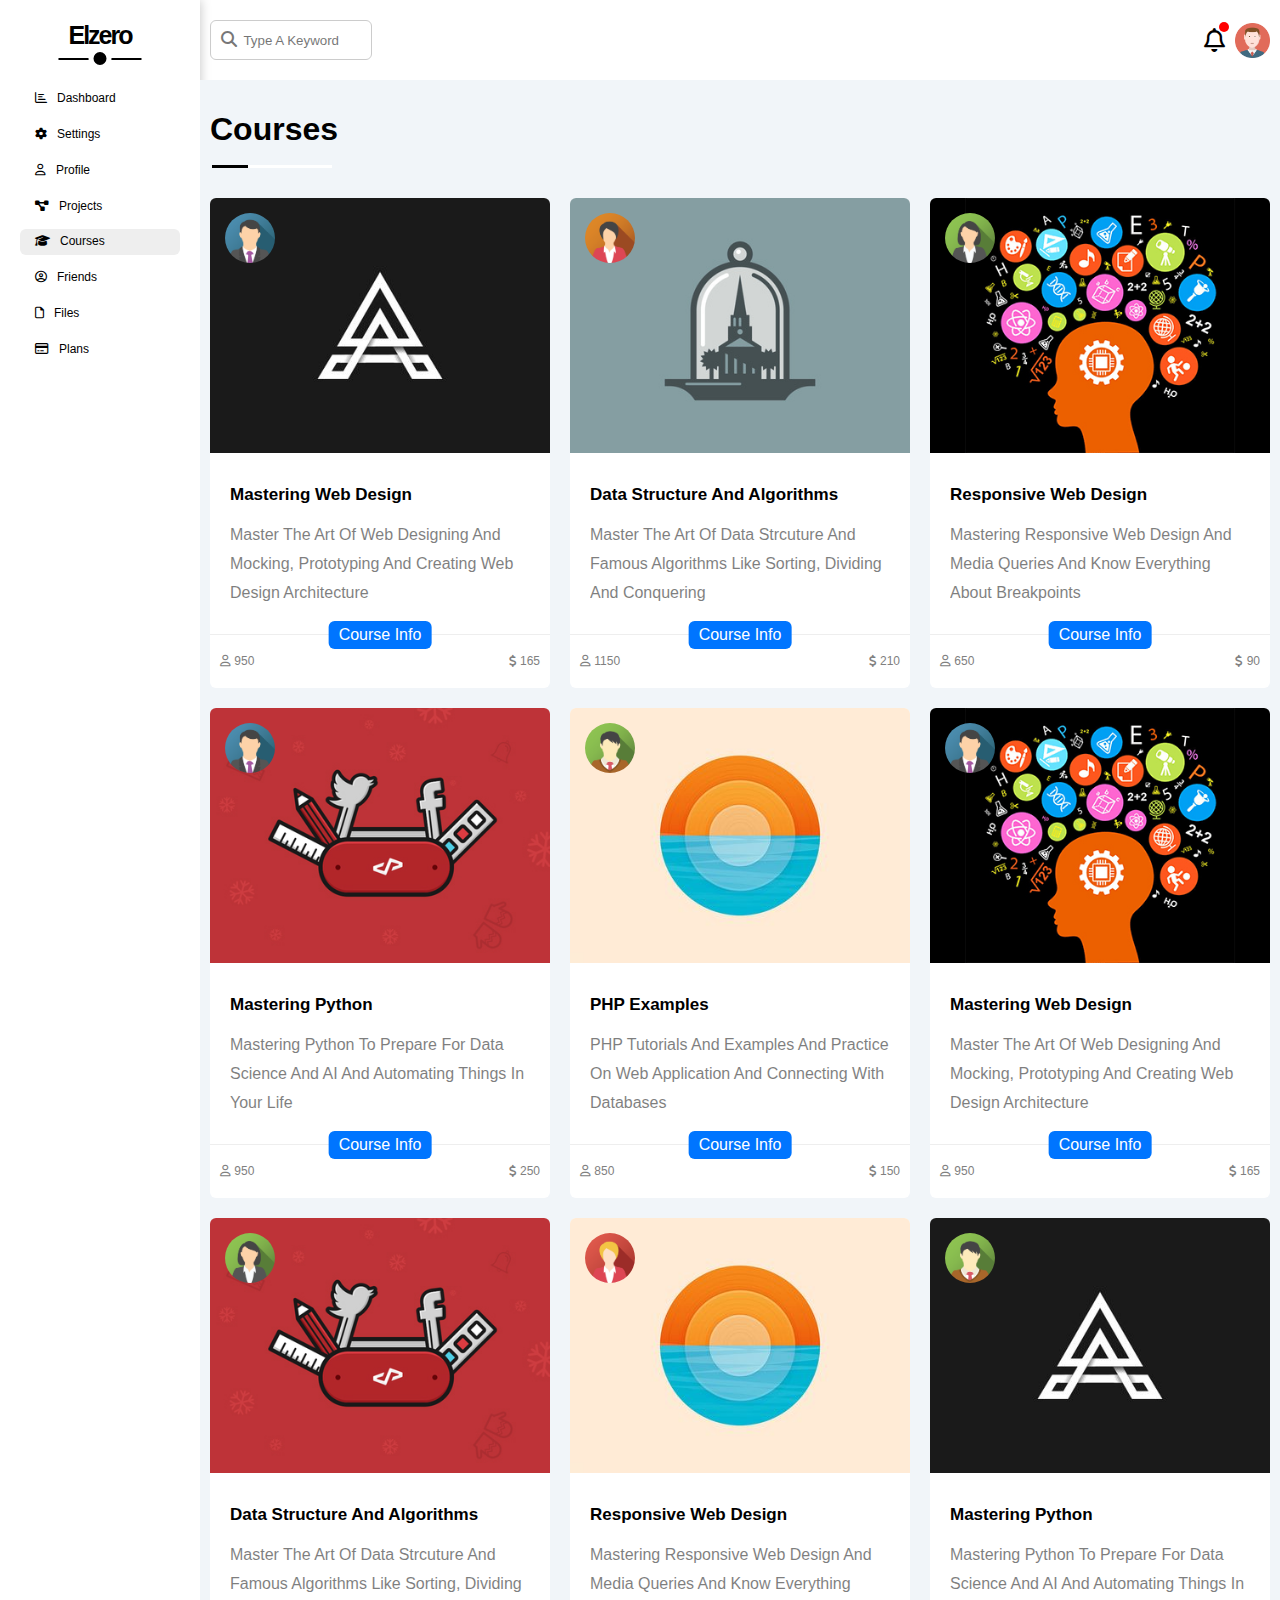
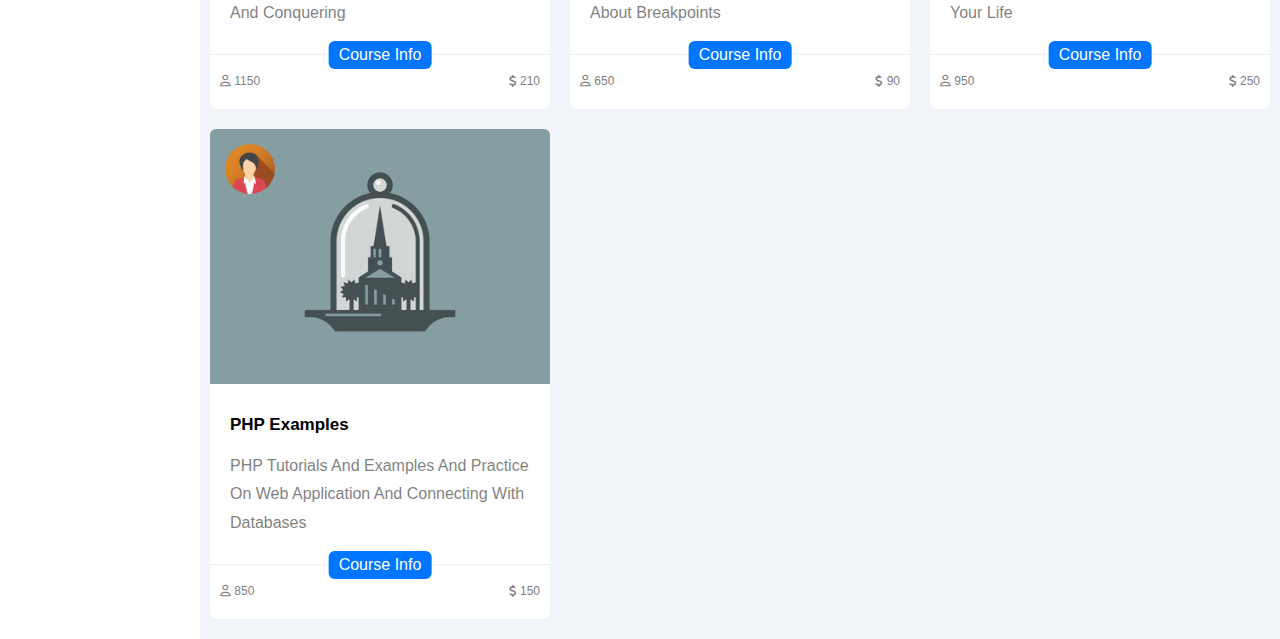
<file: courses.html>
<!DOCTYPE html>
<html lang="en">
  <head>
    <meta charset="UTF-8" />
    <meta name="Description" content="dashboard" />
    <meta name="viewport" content="width=device-width, initial-scale=1.0" />
    <link rel="stylesheet" href="css/all.min.css" />
    <link rel="stylesheet" href="css/framework.css" />
    <link rel="stylesheet" href="css/master.css" />
    <link rel="stylesheet" href="css/normalize.css" />
    <title>Courses</title>
  </head>
  <body>
    <header class="flex">
      <div class="search smooth p-10">
        <i class="fa-solid fa-magnifying-glass"></i>
        <input type="search" placeholder="type a keyword" />
      </div>
      <div class="notfiy flex">
        <i class="fa-regular fa-bell fa-xl"></i>
        <img src="imgs/avatar.png" alt="" class="rate-35" />
      </div>
    </header>
    <aside class="flex">
      <h2>elzero</h2>
      <ul>
        <li>
          <a href="index.html">
            <i class="fa-regular fa-chart-bar"></i>
            <span>dashboard</span>
          </a>
        </li>
        <li>
          <a href="settings.html">
            <i class="fa-solid fa-gear"></i>
            <span> settings</span>
          </a>
        </li>
        <li>
          <a href="profile.html">
            <i class="fa-regular fa-user"></i>
            <span> profile</span>
          </a>
        </li>
        <li>
          <a href="projects.html">
            <i class="fa-solid fa-diagram-project"></i>
            <span> projects</span>
          </a>
        </li>
        <li class="active">
          <a href="courses.html">
            <i class="fa-solid fa-graduation-cap"></i>
            <span>courses</span>
          </a>
        </li>
        <li>
          <a href="friends.html">
            <i class="fa-regular fa-circle-user"></i>
            <span>friends</span>
          </a>
        </li>
        <li>
          <a href="files.html">
            <i class="fa-regular fa-file"></i> <span>files</span>
          </a>
        </li>
        <li>
          <a href="plans.html">
            <i class="fa-regular fa-credit-card"></i>
            <span> plans </span>
          </a>
        </li>
      </ul>
    </aside>
    <main class="courses-main">
      <h1>courses</h1>
      <div class="wrapper grid-4">
        <div class="bg-white smooth">
          <img src="imgs/course-01.jpg" alt="" />
          <img src="imgs/team-01.png" alt="" class="instructor rate-50 round" />
          <div class="description">
            <h3>Mastering Web Design</h3>
            <p>
              Master The Art Of Web Designing And Mocking, Prototyping And
              Creating Web Design Architecture
            </p>
          </div>
          <div class="course-info flex between">
            <span class="c-white bg-blue btn-shape title">course info</span>
            <span><i class="fa-regular fa-user"></i> 950</span
            ><span><i class="fa-solid fa-dollar-sign"></i> 165</span>
          </div>
        </div>
        <div class="bg-white smooth">
          <img src="imgs/course-04.jpg" alt="" />
          <img src="imgs/team-04.png" alt="" class="instructor rate-50 round" />
          <div class="description">
            <h3>Data Structure And Algorithms</h3>
            <p>
              Master The Art Of Data Strcuture And Famous Algorithms Like
              Sorting, Dividing And Conquering
            </p>
          </div>
          <div class="course-info flex between">
            <span class="c-white bg-blue btn-shape title">course info</span>
            <span><i class="fa-regular fa-user"></i> 1150</span
            ><span><i class="fa-solid fa-dollar-sign"></i> 210</span>
          </div>
        </div>
        <div class="bg-white smooth">
          <img src="imgs/course-02.jpg" alt="" />
          <img src="imgs/team-02.png" alt="" class="instructor rate-50 round" />
          <div class="description">
            <h3>Responsive Web Design</h3>
            <p>
              Mastering Responsive Web Design And Media Queries And Know
              Everything About Breakpoints
            </p>
          </div>
          <div class="course-info flex between">
            <span class="c-white bg-blue btn-shape title">course info</span>
            <span><i class="fa-regular fa-user"></i> 650</span
            ><span><i class="fa-solid fa-dollar-sign"></i> 90</span>
          </div>
        </div>
        <div class="bg-white smooth">
          <img src="imgs/course-05.jpg" alt="" />
          <img src="imgs/team-01.png" alt="" class="instructor rate-50 round" />
          <div class="description">
            <h3>Mastering Python</h3>
            <p>
              Mastering Python To Prepare For Data Science And AI And Automating
              Things in Your Life
            </p>
          </div>
          <div class="course-info flex between">
            <span class="c-white bg-blue btn-shape title">course info</span>
            <span><i class="fa-regular fa-user"></i> 950</span
            ><span><i class="fa-solid fa-dollar-sign"></i> 250</span>
          </div>
        </div>
        <div class="bg-white smooth">
          <img src="imgs/course-03.jpg" alt="" />
          <img src="imgs/team-03.png" alt="" class="instructor rate-50 round" />
          <div class="description">
            <h3>PHP Examples</h3>
            <p>
              PHP Tutorials And Examples And Practice On Web Application And
              Connecting With Databases
            </p>
          </div>
          <div class="course-info flex between">
            <span class="c-white bg-blue btn-shape title">course info</span>
            <span><i class="fa-regular fa-user"></i> 850</span
            ><span><i class="fa-solid fa-dollar-sign"></i> 150</span>
          </div>
        </div>
        <div class="bg-white smooth">
          <img src="imgs/course-02.jpg" alt="" />
          <img src="imgs/team-01.png" alt="" class="instructor rate-50 round" />
          <div class="description">
            <h3>Mastering Web Design</h3>
            <p>
              Master The Art Of Web Designing And Mocking, Prototyping And
              Creating Web Design Architecture
            </p>
          </div>
          <div class="course-info flex between">
            <span class="c-white bg-blue btn-shape title">course info</span>
            <span><i class="fa-regular fa-user"></i> 950</span
            ><span><i class="fa-solid fa-dollar-sign"></i> 165</span>
          </div>
        </div>
        <div class="bg-white smooth">
          <img src="imgs/course-05.jpg" alt="" />
          <img src="imgs/team-02.png" alt="" class="instructor rate-50 round" />
          <div class="description">
            <h3>Data Structure And Algorithms</h3>
            <p>
              Master The Art Of Data Strcuture And Famous Algorithms Like
              Sorting, Dividing And Conquering
            </p>
          </div>
          <div class="course-info flex between">
            <span class="c-white bg-blue btn-shape title">course info</span>
            <span><i class="fa-regular fa-user"></i> 1150</span
            ><span><i class="fa-solid fa-dollar-sign"></i> 210</span>
          </div>
        </div>
        <div class="bg-white smooth">
          <img src="imgs/course-03.jpg" alt="" />
          <img src="imgs/team-05.png" alt="" class="instructor rate-50 round" />
          <div class="description">
            <h3>Responsive Web Design</h3>
            <p>
              Mastering Responsive Web Design And Media Queries And Know
              Everything About Breakpoints
            </p>
          </div>
          <div class="course-info flex between">
            <span class="c-white bg-blue btn-shape title">course info</span>
            <span><i class="fa-regular fa-user"></i> 650</span
            ><span><i class="fa-solid fa-dollar-sign"></i> 90</span>
          </div>
        </div>
        <div class="bg-white smooth">
          <img src="imgs/course-01.jpg" alt="" />
          <img src="imgs/team-03.png" alt="" class="instructor rate-50 round" />
          <div class="description">
            <h3>Mastering Python</h3>
            <p>
              Mastering Python To Prepare For Data Science And AI And Automating
              Things in Your Life
            </p>
          </div>
          <div class="course-info flex between">
            <span class="c-white bg-blue btn-shape title">course info</span>
            <span><i class="fa-regular fa-user"></i> 950</span
            ><span><i class="fa-solid fa-dollar-sign"></i> 250</span>
          </div>
        </div>
        <div class="bg-white smooth">
          <img src="imgs/course-04.jpg" alt="" />
          <img src="imgs/team-04.png" alt="" class="instructor rate-50 round" />
          <div class="description">
            <h3>PHP Examples</h3>
            <p>
              PHP Tutorials And Examples And Practice On Web Application And
              Connecting With Databases
            </p>
          </div>
          <div class="course-info flex between">
            <span class="c-white bg-blue btn-shape title">course info</span>
            <span><i class="fa-regular fa-user"></i> 850</span
            ><span><i class="fa-solid fa-dollar-sign"></i> 150</span>
          </div>
        </div>
      </div>
    </main>
  </body>
</html>
</file>
<file: css/framework.css>
.flex {
  display: flex;
  align-items: center;
}
a {
  text-decoration: none;
}
ul {
  list-style: none;
  padding: 0;
}

.grid-4 {
  display: grid;
  grid-template-columns: repeat(auto-fill, minmax(300px, 1fr));
  gap: 20px;
}
.h-full {
  height: 100%;
}
.w-full {
  width: 100%;
}
.rad-10 {
  border-radius: 10px;
}
.grid-3 {
  display: grid;
  grid-template-columns: repeat(auto-fill, minmax(460px, 1fr));
  gap: 20px;
}
.bg-hover {
  background-color: #eee;
}
.bg-grey {
  background-color: gray;
}
.rate-100 {
  width: 100px;
  height: 100px;
}
.rate-50 {
  width: 50px;
  height: 50px;
}
.rate-35 {
  width: 35px;
  height: 35px;
}
.round {
  border-radius: 50%;
}

.smooth {
  border-radius: 6px;
}

.bg-white {
  background-color: white;
}
.p-10 {
  padding: 10px;
}
.between {
  justify-content: space-between;
}
.around {
  justify-content: space-around;
}
.evenly {
  justify-content: space-evenly;
}
.bg-orange {
  background-color: orange;
}
.bg-blue {
  background-color: #0075ff;
}
.bg-green {
  background-color: #22c55e;
}
.bg-red {
  background-color: #f44336;
}
.c-white {
  color: white;
}
.btn-shape {
  padding: 5px 10px;
  border-radius: 6px;
}
</file>
<file: css/master.css>
* {
  box-sizing: border-box;
  text-transform: capitalize;
  font-family: sans-serif;
  -webkit-tap-highlight-color: rgba(255, 255, 255, 0);
  user-select: none;
}

:root {
  --fade-color: #ccc;
  --shades: #777;
  --transition: 0.3s;
  --hover-color: #eee;
  --blue-color: #0075ff;
  --blue-hover: #005dc7;
  --orange-color: #f59e0b;
  --green-color: #22c55e;
  --red-color: #f44336;
}
.toggle-btn {
  & input {
    position: absolute;
    top: 0;
    right: 0;
    display: none;
  }
  & label {
    position: relative;
    width: 90px;
    height: 35px;
    border-radius: 100px;
    display: block;
    background-color: #d5d5d5;
    transition: var(--transition);
    cursor: pointer;
    &:active {
      outline: none;
    }
  }
  & span {
    width: 25px;
    height: 25px;
    background-color: white;
    display: block;
    border-radius: 50%;
    position: absolute;
    top: 50%;
    transform: translateY(-50%);
    left: 5px;
    display: flex;
    align-items: center;
    justify-content: center;
    transition: var(--transition);

    &:after {
      position: absolute;
      content: "\f00d";
      font-family: "Font Awesome 6 Free";
      font-weight: 900;
      color: #d5d5d5;
      font-size: 20px;
      transition: var(--transition);
    }
  }
  & label:has(input:checked) {
    background-color: var(--blue-color);
  }
  & label:has(input:checked) .checked {
    left: 60px;
    &::after {
      content: "\f00c";
      color: var(--blue-color);
      font-size: 18px;
    }
  }
}
.custom-check {
  & input {
    position: absolute;
    top: 0;
    right: 0;
    display: none;
    &:checked + label::before {
      transform: scale(1);
    }
    &:checked + label::after {
      opacity: 0;
    }
  }
  & label {
    font-size: 18px;
    margin: 5px;
    position: relative;
    cursor: pointer;
    &::after {
      position: absolute;
      left: -25px;
      content: "";
      width: 15px;
      height: 15px;
      border-radius: 3px;
      border: 3px solid #888888;
      top: 50%;
      cursor: pointer;
      transition: var(--transition);
      transform: translatey(-50%);
    }
    &::before {
      position: absolute;
      left: -25px;
      content: "\f00c";
      cursor: pointer;

      font-family: "Font Awesome 6 Free";
      font-weight: 900;
      width: 21px;
      height: 21px;
      margin-top: -10px;
      border-radius: 3px;
      top: 50%;
      transform: scale(0) rotate(360deg);
      background-color: var(--blue-color);
      display: block;
      z-index: 1;
      color: white;
      display: flex;
      align-items: center;
      justify-content: center;
      font-size: 13px;
      transition: var(--transition);
    }
    &:hover::after {
      border-color: var(--blue-color);
    }
  }
}
.circle-rad {
  padding-left: 20px;
  margin: 20px 0;
  margin-left: 10px;
  & input {
    position: absolute;
    top: 0;
    right: 0;
    display: none;
    &:checked + label {
      & p {
        border-color: var(--blue-color);
        & span {
          transform: scale(1);
        }
      }
      /* &::before {
        transform: scale(1);
      }
      &::after {
        border-color: var(--blue-color);
      } */
    }
  }
  & label {
    position: relative;
    cursor: pointer;
    margin-left: 10px;
    font-size: 18px;
    /* &::after {
      position: absolute;
      content: "";
      width: 18px;
      height: 18px;
      top: 50%;
      margin-top: -9px;
      left: -35px;
      border: 3px solid var(--shades);
      border-radius: 50%;
      cursor: pointer;
      transition: var(--transition);
    }
    &::before {
      position: absolute;
      content: "";
      width: 12px;
      height: 12px;
      top: 50%;
      margin-top: -4px;
      left: -30px;
      border-radius: 50%;
      cursor: pointer;
      background-color: var(--blue-color);
      transform: scale(0);
      cursor: pointer;
      transition: var(--transition);
    } */
    & p {
      position: absolute;
      width: 21px;
      height: 21px;
      top: 50%;
      margin-top: -9px;
      left: -35px;
      border: 3px solid var(--shades);
      border-radius: 50%;
      cursor: pointer;
      transition: var(--transition);
      display: flex;
      align-items: center;
      justify-content: center;
      & span {
        width: 11px;
        height: 11px;
        border-radius: 50%;
        cursor: pointer;
        background-color: var(--blue-color);
        transform: scale(0);
        cursor: pointer;
        transition: var(--transition);
      }
    }
  }
}
.square-rad {
  & input {
    display: none;
    position: absolute;
    top: 0;
    right: 0;
    &:checked + label {
      color: var(--blue-color);
      border-color: var(--blue-color);
    }
  }
  & label {
    flex-flow: column;
    font-size: 20px;
    padding: 30px;
    border: 3px solid #cccccc;
    border-radius: 10px;
    cursor: pointer;
  }
  & i {
    margin-bottom: 15px;
  }
}

/* width */
::-webkit-scrollbar {
  width: 10px;
}

/* Track */
::-webkit-scrollbar-track {
  background: #f1f1f1;
}

/* Handle */
::-webkit-scrollbar-thumb {
  background: var(--blue-color);
}

/* Handle on hover */
::-webkit-scrollbar-thumb:hover {
  background: var(--blue-hover);
}
*:focus {
  outline: none;
}
body {
  display: grid;
  grid-template: 80px calc(100% - 80px) / 200px calc(100% - 200px);
  margin: 0;
}
header {
  grid-area: 1/2/1/2;
  justify-content: space-between;
  padding: 10px;
}
header .search {
  border: 1px solid var(--fade-color);
  & input {
    border: none;
    min-width: 80px;
    width: 120px;
    transition: var(--transition);
    &:focus {
      width: 160px;
    }
  }
  & i {
    color: var(--shades);
  }
}
header .notfiy {
  gap: 10px;
  & i {
    position: relative;
    &::after {
      content: "";
      position: absolute;
      top: -18px;
      right: -4px;
      width: 10px;
      height: 10px;
      background-color: red;
      border-radius: 50%;
    }
  }
}

aside {
  grid-area: 1/1/3/1;
  justify-content: start;
  flex-flow: column;
  box-shadow: 1px 0 10px 0 #ccc;
}
aside h2 {
  position: relative;
  font-size: 25px;
  letter-spacing: -2px;
  &::after {
    content: "";
    position: absolute;
    width: 13px;
    height: 13px;
    background-color: black;
    border-radius: 50%;
    left: 50%;
    transform: translateX(-50%);
    bottom: -20px;
    border: 5px solid white;
  }
  &::before {
    content: "";
    background-color: black;
    height: 2px;
    width: calc(100% + 20px);
    display: block;
    position: absolute;
    bottom: -10px;
    left: 50%;
    transform: translatex(-50%);
  }
}
aside ul {
  width: 80%;
  & li {
    margin-bottom: 10px;
    transition: var(--transition);
    &:hover {
      background-color: var(--hover-color);
      border-radius: 6px;
    }
    & a {
      padding: 6px 15px;
      color: black;
      display: flex;
      gap: 10px;
      font-size: 12px;
    }
  }
}
aside .active {
  background-color: var(--hover-color);
  border-radius: 6px;
}
@media (max-width: 768px) {
  body {
    grid-template: 80px calc(100% - 80px) / 50px calc(100% - 50px);
  }
  h2 {
    font-size: 15px !important;
    letter-spacing: 0 !important;
    &::after {
      display: none;
    }
    &::before {
      display: none !important;
    }
  }
  aside {
    min-width: 40px;
  }
  aside ul span {
    display: none;
  }
  aside a {
    padding: 10px !important;
  }
}
main {
  background-color: #f1f5f9;
  grid-area: 2/2/3/3;
  padding: 10px;
  & h1 {
    position: relative;
    margin-bottom: 50px;
    &::after {
      position: absolute;
      content: "";
      width: 120px;
      height: 3px;
      bottom: -20px;
      left: 2px;
      background-image: linear-gradient(to right, black 30%, white 30%);
    }
  }
}
/* start dashboard */

.dash-main .wrapper {
  .welcome {
    position: relative;
    .head {
      background-color: var(--hover-color);
      justify-content: space-between;
      padding: 15px;
      & div {
        font-size: 30px;
        padding-left: 5px;
        & span {
          display: block;
          margin-top: 10px;
          font-size: 18px;
          color: var(--shades);
        }
      }
      & img {
        width: 200px;
      }
    }
    & > img {
      margin: -19px 0 0 20px;
      border: 3px solid white;
      padding: 1px;
      box-shadow: 0px 4px 5px 0 #eee;
    }
    .text {
      padding: 10[x];
      text-align: center;
      position: relative;
      border-top: 1px solid var(--hover-color);
      border-bottom: 1px solid var(--hover-color);
      margin: 40px 0;
      padding: 10px 0;
      font-size: 14px;

      & div {
        flex: 1;
      }
      & h4 {
        font-weight: normal;
        margin: 10px 0;
      }
      & span {
        font-weight: normal;

        color: var(--shades);
      }
    }
    & a {
      color: white;
      background-color: var(--blue-color);
      padding: 5px 10px;
      margin: -30px 15px 30px auto;
      display: block;
      width: fit-content;
      padding-right: 10px;
      &:hover {
        background-color: var(--blue-hover);
      }
    }
  }
  .draft {
    & p {
      color: var(--shades);
      margin-top: -10px;
      font-size: 15px;
    }
    & form {
      flex-flow: column;
      gap: 10px;
      & input,
      & textarea {
        width: 100%;
        border: none;
        background-color: var(--hover-color);
        padding: 10px;
        resize: none;
      }
      & input:last-of-type {
        color: white;
        background-color: var(--blue-color);
        width: fit-content;
        margin: 0px 15px 30px auto;
        cursor: pointer;
        &:hover {
          background-color: var(--blue-hover);
        }
      }
    }
  }
  .target {
    & p {
      font-size: 15px;
      margin: -10px 0 20px 0;
      color: var(--shades);
    }
    & > div {
      display: flex;
      align-items: center;
      gap: 10px;
      margin-bottom: 15px;
      & > div:first-of-type {
        width: 75px;
        height: 75px;
        display: flex;
        align-items: center;
        justify-content: center;
      }
      & > div:last-of-type {
        display: flex;
        flex-flow: column;
        gap: 5px;
        flex: 1;
        & > span:first-of-type {
          color: var(--shades);
          font-size: 13px;
        }
        & > span:last-of-type {
          font-weight: bold;
        }
        & div {
          width: 100%;
          background-color: var(--blue-color);
          height: 4px;
          & span {
            height: 100%;
            background-color: var(--blue-color);
            display: block;
            position: relative;
            &::after {
              content: "";
              position: absolute;
              border: 7px solid var(--blue-color);
              border-color: var(--blue-color) transparent transparent
                transparent;
              top: -12px;
              left: calc(100% - 8px);
            }
            &::before {
              content: "";
              position: absolute;
              background-color: var(--blue-color);
              padding: 5px 10px;
              border-radius: 6px;
              left: 100%;
              top: -36px;
              transform: translateX(-50%);
              color: white;
              font-size: 13px;
            }
          }
        }
      }
      &:first-of-type {
        & > div:first-of-type {
          background-color: rgb(204 227 255);
          color: var(--blue-color);
        }
        & > div:last-of-type {
          & div {
            background-color: #cce3ff;
            & span {
              background-color: var(--blue-color);
              width: 80%;
              &::before {
                content: "80%";
              }
            }
          }
        }
      }
      &:nth-of-type(2) {
        & > div:first-of-type {
          background-color: #fdecce;
          color: #f59e0b;
        }
        & > div:last-of-type {
          & div {
            background-color: #fdecce;
            & span {
              background-color: #f59e0b;
              width: 55%;
              &::after {
                border-top-color: #f59e0b;
              }
              &::before {
                content: "55%";
                background-color: #f59e0b;
              }
            }
          }
        }
      }
      &:last-of-type {
        & > div:first-of-type {
          background-color: #d3f3df;
          color: #22c55e;
        }
        & > div:last-of-type {
          & div {
            background-color: #d3f3df;
            & span {
              background-color: var(--green-color);
              width: 75%;
              &::after {
                border-color: var(--green-color) transparent transparent
                  transparent;
              }
              &::before {
                content: "75%";
                background-color: var(--green-color);
              }
            }
          }
        }
      }
    }
  }
  .stats {
    & p {
      margin: -10px 0 10px 0;
      color: var(--shades);
    }
    .container {
      display: grid;
      gap: 20px;
      grid-template-columns: repeat(auto-fill, minmax(200px, 1fr));
      .ticket {
        display: flex;
        align-items: center;
        flex-flow: column;
        gap: 10px;
        padding: 20px;
        border: 1px solid var(--shades);
        border-radius: 10px;
        min-width: 200px;
        & i {
          font-size: 25px;
        }
        & span:first-of-type {
          font-weight: bold;
          font-size: 22px;
        }
        & span:last-of-type {
          color: var(--shades);
          font-size: 13px;
        }
        &:first-of-type {
          & i {
            color: #f59e0b;
          }
        }
        &:nth-of-type(2) {
          & i {
            color: var(--blue-color);
          }
        }
        &:nth-of-type(3) {
          & i {
            color: #22c246;
          }
        }
        &:last-of-type {
          & i {
            color: #f45021;
          }
        }
      }
    }
  }
  .news {
    & > div {
      display: flex;
      align-items: center;
      margin-bottom: 5px;
      padding: 10px;
      &:not(:last-of-type) {
        border-bottom: 1px solid var(--hover-color);
      }
      & img {
        width: 100px;
        border-radius: 6px;
        margin-right: 10px;
      }
      & div:first-of-type {
        flex: 1;
        & h3 {
          margin-bottom: 0;
          font-size: 16px;
        }
        & p {
          margin-top: 5px;
          color: var(--shades);
          font-size: 13px;
        }
      }
      & div:last-of-type {
        padding: 5px;
        background-color: var(--fade-color);
        border-radius: 6px;
        font-size: 10px;
      }
    }
  }
  @media (max-width: 768px) {
    .welcome {
      & > img {
        position: absolute;
        left: 50%;
        transform: translatex(-50%);
        margin-left: 0;
      }
      .head {
        & img {
          display: none;
        }
      }
      .text {
        flex-flow: column;
        gap: 20px;
      }
    }
    .stats {
      .ticket {
        width: 100%;
      }
    }
    .news {
      text-align: center;
      & div {
        flex-flow: column;
      }
    }
  }
  .tasks {
    .task {
      display: flex;
      align-items: center;
      & div {
        flex: 1;
        & h3 {
          margin-bottom: 0;
          font-size: 15px;
        }
        & p {
          margin-top: 5px;
          color: var(--shades);
          font-size: 14px;
        }
      }
      & i.active {
        transition: var(--transition);
        cursor: pointer;
        &:hover {
          color: red;
        }
      }
      &:nth-of-type(4) {
        opacity: 0.5;
      }
      &:not(:last-of-type) {
        border-bottom: 1px solid var(--hover-color);
      }
    }
  }
  .top-search {
    & h2 {
    }
    & p {
      color: var(--shades);
      font-size: 14px;
    }
    & div {
      margin-bottom: 10px;
      padding-bottom: 10px;
      & span:last-of-type {
        padding: 10px;
        background-color: var(--hover-color);
        border-radius: 6px;
        font-size: 13px;
      }
    }
  }
  .upload {
    .item {
      margin-bottom: 7px;
      & > div:first-of-type {
        display: flex;
        align-items: center;
        & h3 {
          margin-bottom: 5px;
          font-weight: normal;
          font-size: 15px;
        }
        & span {
          color: var(--shades);
        }
      }
      & > div:last-of-type {
        padding: 5px;
        background-color: var(--hover-color);
        border-radius: 6px;
        font-size: 14px;
      }
      & img {
        width: 50px;
        margin-right: 10px;
      }
    }
  }
  .latest-projects {
    position: relative;
    & ul {
      padding-left: 10px;
      position: relative;
      &::before {
        position: absolute;
        content: "";
        background-color: var(--blue-color);
        height: 80%;
        width: 2px;
        left: 7px;
        top: 25px;
      }
      & li {
        padding: 15px 10px;
        position: relative;
        &::before {
          position: absolute;
          content: "";
          width: 12px;
          height: 12px;
          background-color: var(--blue-color);
          border-radius: 50%;
          border: 2px solid white;
          outline: 2px solid var(--blue-color);
          top: 50%;
          transform: translatey(-50%);
          left: -10px;
        }
        &:last-of-type::before {
          background-color: white;
        }
        &:nth-last-of-type(2)&::before {
          animation: on 0.8s infinite linear alternate;
        }
      }
    }
    & img {
      position: absolute;
      width: 150px;
      right: 0;
      opacity: 0.3;
      bottom: 0;
    }
  }
  @media (max-width: 768px) {
    .latest-projects {
      & img {
        display: none;
      }
    }
  }
  .remainders {
    & div {
      position: relative;
      margin-left: 25px;
      & h3 {
        font-size: 15px;
        margin-bottom: 0;
      }
      & p {
        font-size: 13px;
        color: var(--shades);
        margin-top: 5px;
      }
      &::after {
        position: absolute;
        content: "";
        width: 10px;
        height: 10px;
        border-radius: 50%;
        background-color: var(--blue-color);
        top: 50%;
        transform: translatey(-50%);
        left: -26px;
      }
      &::before {
        position: absolute;
        content: "";
        height: 100%;
        width: 2px;
        background-color: var(--blue-color);
        left: -8px;
      }
    }
    & div:nth-of-type(2) {
      &::before {
        background-color: var(--green-color);
      }
      &::after {
        background-color: var(--green-color);
      }
    }
    & div:nth-of-type(3) {
      &::before {
        background-color: var(--orange-color);
      }
      &::after {
        background-color: var(--orange-color);
      }
    }
    & div:last-of-type {
      &::before {
        background-color: var(--red-color);
      }
      &::after {
        background-color: var(--red-color);
      }
    }
  }
  .latest-post {
    & img {
      width: 60px;
    }
    & > div:first-of-type {
      gap: 10px;
      & h3 {
        margin-bottom: 0;
      }
      & p {
        margin-top: 5px;
        color: var(--shades);
        font-size: 13px;
      }
    }
    .quoto {
      padding: 40px 0;
      padding-top: 20px;
      border-top: 1px solid var(--hover-color);
      border-bottom: 1px solid var(--hover-color);
      margin: 15px 0;
      line-height: 1.7;
    }
    & > div:last-of-type {
      color: var(--shades);
      & i {
        margin-right: 5px;
      }
    }
  }
  .media-stats {
    & > div {
      position: relative;
      padding: 1px 10px 1px 60px;
      margin-bottom: 15px;
      & a {
        color: white;
        padding: 5px;
        border-radius: 6px;
        font-size: 11px;
      }
    }
    & > div div:first-of-type {
      display: flex;
      align-items: center;

      & i {
        position: absolute;
        left: 0;
        color: white;
        width: 50px;
        height: 50px;
        font-size: 25px;
        display: flex;
        align-items: center;
        justify-content: center;
        transition: var(--transition);
        &:hover {
          transform: rotate(6deg);
        }
      }
    }
    .twitter {
      background-color: #d2ecfc;

      & i {
        background-color: #1da1f2;
      }
      & p {
        color: #1da1f2;
      }
      & a {
        background-color: #1da1f2;
      }
    }
    .facebook {
      background-color: #d1e4fc;

      & i {
        background-color: #1877f2;
      }
      & p {
        color: #1877f2;
      }
      & a {
        background-color: #1877f2;
      }
    }

    .youtube {
      background-color: #ffcccc;

      & i {
        background-color: #ff0000;
      }
      & p {
        color: #ff0000;
      }
      & a {
        background-color: #ff0000;
      }
    }

    .linkedin {
      background-color: #cce4f0;

      & i {
        background-color: #0077b5;
      }
      & p {
        color: #0077b5;
      }
      & a {
        background-color: #0077b5;
      }
    }
  }
}
.projects-table {
  margin-top: 10px;
  & img {
    width: 50px;
    border-radius: 50%;
  }
  & > div {
    overflow-x: auto;
  }
  & table {
    width: 100%;
    min-width: 1000px;

    border-spacing: 0;
  }
  & thead {
    background-color: var(--hover-color);
    & td {
      padding: 10px;
      font-weight: bold;
    }
  }
  & tbody {
    & td {
      border-left: 1px solid var(--hover-color);
      border-top: 1px solid var(--hover-color);
      padding: 10px;
    }
    & img {
      width: 30px;
      margin-right: -20px;
    }
  }
}
@keyframes on {
  100% {
    background-color: white;
  }
}
@media (max-width: 768px) {
  .wrapper {
    grid-template-columns: minmax(250px, 1fr);
  }
}
/* end dashboard */
/* start settings */

.settings-main {
  .wrapper {
    & > div {
      & > h2 {
        margin-top: 0;
      }
      & > p {
        margin-top: -5px;
        color: var(--shades);
        font-size: 15px;
      }
    }
  }
  .site-control {
    & div {
      & p {
        font-size: 13px;
        margin-top: -10px;
        color: var(--shades);
      }
      & h3 {
        font-weight: normal;
      }
    }
    & textarea {
      width: 100%;
      resize: none;
      padding: 10px;
      border-radius: 6px;
      margin-top: 10px;
      border: 1px solid #cccccc;
    }
  }
  .general-info {
    & label {
      display: block;
      color: var(--shades);
      margin: 15px 0px;
    }
    & input {
      display: block;
      color: var(--shades);
      margin: 10px 0px;
      margin-bottom: 5px;
      width: 100%;
      border: 1px solid #cccccc;
      padding: 10px;
      border-radius: 6px;
    }

    & input[type="email"] {
      width: 80%;
      background-color: #f0f4f8;
      cursor: no-drop;
      margin-top: 0;
    }
    & a {
      color: var(--blue-color);
      font-size: 20px;
    }
  }
  .security-info {
    & div {
      & h3 {
        font-weight: normal;
      }
      & p {
        font-size: 13px;
        color: var(--shades);
      }
      & a {
        padding: 10px 15px;
        font-size: 18px;
        &:not(.devices):hover {
          background-color: var(--blue-hover);
        }
      }
      .devices {
        background-color: var(--hover-color);
        color: black;
      }
    }
  }
  .social-info {
    & div {
      border: 1px solid var(--shades);
      background-color: var(--hover-color);
      border-radius: 6px;
      margin: 15px 0;
      & input {
        border: none;
        width: 100%;
        background-color: inherit;
        height: 50px;
        padding-left: 10px;
      }
      & i {
        padding: 17px 10px;
        color: var(--shades);
        border-right: 1px solid;
        width: 40px;
        justify-content: center;
        transition: var(--transition);
      }
      &:has(input:focus) i {
        color: black;
      }
    }
  }
  .widgets {
    & div {
      margin: 15px 0 25px 20px;
      position: relative;
    }
  }
  .backup {
    & > div:last-of-type {
      gap: 20px;
      border-top: 1px solid var(--hover-color);
      padding-top: 30px;
      & div {
        flex: 1;
        & label {
          padding: 15px 0px;
        }
      }
    }
  }
  @media (max-width: 768px) {
    .circle-rad label::before {
      margin-top: -3px;
      left: -29px;
    }
  }
  .backup {
    & > div:last-of-type {
      flex-wrap: wrap;
      & div {
        flex-basis: 100%;
      }
    }
  }
}

/* end settings */

/* start profile */
.profile-main {
  .info > div:first-of-type {
    text-align: center;
    margin: auto;
    padding: 0 20px;
    border-right: 1px solid var(--hover-color);
    & div {
      height: 10px;
      background-color: var(--hover-color);
      & p {
        width: 70%;
      }
    }
    .level {
      font-size: 20px;
      opacity: 0.5;
    }
    & img {
      width: 120px;
    }
    & i {
      color: gold;
    }
    .rating {
      opacity: 0.5;
      font-size: 14px;
    }
  }

  .info > div:last-of-type {
    flex: 1;
    width: 100%;
    & section {
      flex-wrap: wrap;
      padding: 15px;
      transition: var(--transition);
      &:hover {
        background-color: #f5f5f5;
      }
      & h3 {
        flex-basis: 100%;
        margin: 0 0 5px 0;
        opacity: 0.5;
      }
      & p {
        margin: 5px 0;
      }
      & div {
        display: flex;
        align-items: center;
        gap: 5px;
        flex-basis: 25%;
        margin-bottom: 10px;
        & span:not(.checked) {
          opacity: 0.5;
        }
      }
      .toggle-btn {
        & label {
          height: 20px;
          width: 80px;
          & span {
            width: 12px;
            height: 12px;
            &::after {
              font-size: 8px;
            }
          }
          &:has(input:checked) .checked {
            left: 64px;
          }
        }
      }
    }
    & section:not(:last-of-type) {
      border-bottom: 1px solid var(--hover-color);
    }
  }

  .other-info {
    gap: 20px;
    & > div {
      & > h2 {
        margin-bottom: 0;
      }
      & > p {
        margin-top: 5px;
        font-size: 13px;
        color: var(--shades);
      }
    }
    .skills {
      flex: 1;
      margin-top: 20px;
      padding: 0 20px;
      & div {
        padding: 20px 0;
        & span {
          padding: 5px 10px;
          background-color: var(--hover-color);
          border-radius: 6px;
          margin-right: 5px;
        }
        &:not(:last-of-type) {
          border-bottom: 1px solid var(--hover-color);
        }
      }
    }

    .activities {
      flex: 2;
      margin-top: 20px;
      padding: 20px;
      & img {
        width: 60px;
        margin-right: 10px;
      }
      & section {
        padding: 16.1px 0;
        & div:last-of-type {
          margin-left: auto;
          text-align: right;
        }
        &:not(:last-of-type) {
          border-bottom: 1px solid var(--hover-color);
        }
        & p {
          margin: 0;
          margin-top: 10px;
          opacity: 0.5;
        }
        & p,
        & span {
          margin-bottom: -4px;
        }
      }
    }
  }
}
@media (max-width: 768px) {
  .profile-main {
    .info {
      flex-flow: column;
      text-align: center;
    }
    .info > div:first-of-type {
      border: none;
      padding: 10px 0;
    }
    .info > div:last-of-type {
      & section {
        align-items: center !important;
      }
    }
  }
}
@media (max-width: 1000px) {
  .profile-main {
    .info > div:last-of-type {
      & section {
        flex-flow: column;
        align-items: start;
      }
    }
    .other-info {
      flex-wrap: wrap;
      & > div {
        flex-basis: 100% !important;
        text-align: center;
      }
      .skills > div {
      }
      .activities > section {
        flex-flow: column;
        & img {
          margin: 0 0 5px 0;
        }
        & div:last-of-type {
          margin: 0;
          text-align: center;
          margin-top: 15px;
        }
      }
    }
  }
}
/* end profile */

/* start projects */
.projects-main {
  & section {
    .info {
      & span:first-of-type {
        font-size: 20px;
      }
      & span:last-of-type {
        opacity: 0.5;
        font-size: 13px;
      }
    }
    & > p {
      opacity: 0.5;
    }
    .team {
      margin: 20px 0;
      padding: 20px 0;
      & img {
        width: 40px;
        margin-right: -20px;
        cursor: pointer;
        &:first-of-type {
          margin-left: 5px;
        }
        &:hover {
          z-index: 1;
          position: relative;
        }
      }
    }
    .tags {
      border-top: 1px solid var(--hover-color);
      border-bottom: 1px solid var(--hover-color);
      padding: 20px 0;
      margin: 20px 0;
      justify-content: end;
      gap: 10px;
      flex-wrap: wrap;
    }
    .progress {
      padding: 10px;
      gap: 20px;
      & p {
        background-color: var(--hover-color);
        height: 8px;
        border-radius: 100px;
        width: 250px;

        & span {
          height: 100%;
          display: block;
          border-radius: 100px;
        }
      }
      & > span {
        opacity: 0.5;
      }
    }
  }
}
@media (max-width: 768px) {
  .projects-main {
    .tags {
      justify-content: start !important;
    }
    .progress {
      gap: 0 !important;
      justify-content: center;
      flex-wrap: wrap;
      & p {
        flex-basis: 100%;
      }
    }
  }
}
/* end projects */

/* start courses */
.courses-main {
  padding-bottom: 20px;
  .wrapper {
    & > div {
      position: relative;
      & img:not(.instructor) {
        max-width: 100%;
        width: 100%;
        border-radius: 6px 6px 0 0;
      }
      .instructor {
        position: absolute;
        top: 15px;
        left: 15px;
      }
      .description {
        padding: 10px 20px;
        & h3 {
          font-size: 17px;
        }
        & p {
          opacity: 0.5;
          line-height: 1.8;
        }
      }
      .course-info {
        position: relative;
        padding: 20px 10px;
        border-top: 1px solid var(--hover-color);
        .title {
          position: absolute;
          left: 50%;
          transform: translatex(-50%);
          top: -14px;
        }
        & span:not(.title) {
          font-size: 12px;
          color: gray;
        }
      }
    }
  }
}
/* end courses */

/* start friends */
.friends-main {
  padding-bottom: 30px;
  .wrapper > div {
    position: relative;
    & > div {
      padding: 13px 0;
    }
    & > div:not(:last-of-type) {
      border-bottom: 1px solid var(--hover-color);
    }
    .contact {
      position: absolute;
      top: 10px;
      left: 10px;
      border: none !important;
      gap: 10px;
      padding: 0;
      & i {
        display: flex;
        align-items: center;
        justify-content: center;
        color: var(--shades);
        background-color: var(--hover-color);
        padding: 10px;
        transition: var(--transition);
        cursor: pointer;
        &:hover {
          background-color: var(--blue-color);
          color: white;
        }
      }
    }
    .info {
      flex-flow: column;
      & h4 {
        margin: 5px;
      }
      & p {
        margin-top: 0px;
        font-size: 13px;
        opacity: 0.5;
      }
    }
    .more-info {
      & span {
        display: block;
        padding: 5px;
        font-size: 12px;
        & i {
          margin-right: 5px;
        }
      }
      & > .vip {
        margin-left: auto;
        font-size: 40px;
        color: orange;
        opacity: 0.3;
        font-weight: 700;
      }
    }
    .control {
      gap: 20px;
      & p {
        margin: 0;
        font-size: 13px;
        opacity: 0.5;
      }
      & div {
        gap: 5px;
      }
      & a {
        font-size: 13px;
      }
    }
  }
}
/* end friends */
/* start files */
.files-main {
  padding-bottom: 40px;
  & > div {
    gap: 20px;
    align-items: start;
  }
  .wrapper {
    display: grid;
    flex: 1;
    gap: 20px;
    grid-template-columns: repeat(auto-fill, minmax(220px, 1fr));
    .file {
      position: relative;
      text-align: center;
      border-radius: 10px;
      & img {
        width: 75px;
        margin: 20px 0;
        transition: var(--transition);
      }
      & p {
        margin: 5px 0;
      }
      & i {
        position: absolute;
        top: 10px;
        left: 10px;
        opacity: 0.5;
      }
      & > span {
        display: block;
        text-align: left;
        font-size: 12px;
        opacity: 0.5;
        margin: 15px 0;
      }
      & > div {
        padding: 10px 0 0 0;
        margin-top: 10px;
        border-top: 1px solid var(--hover-color);
        & span {
          font-size: 12px;
          opacity: 0.5;
        }
      }
      &:hover img {
        transform: rotate(6deg);
      }
    }
  }
  .file-stats {
    height: 482px;
    padding: 5px 15px;
    min-width: 260px;
    & > div {
      border: 1px solid var(--hover-color);
      margin-bottom: 15px;
      padding: 10px;
    }

    & section {
      display: flex;
      align-items: center;
      gap: 5px;
      & i {
        display: flex;
        align-items: center;
        justify-content: center;
        width: 40px;
        height: 40px;
      }
      & div {
        & span {
          display: block;
          &:first-of-type {
            font-size: 12px;
          }
          &:last-of-type {
            font-size: 11px;
            opacity: 0.5;
            font-weight: lighter;
            margin-top: 5px;
          }
        }
      }
      &:last-of-type {
        opacity: 0.5;
        font-size: 13px;
      }
    }
    & > div:first-of-type i {
      background-color: #cce3ff;
      color: var(--blue-color);
    }
    & > div:nth-of-type(2) i {
      background-color: #d3f3df;
      color: var(--green-color);
    }
    & > div:nth-of-type(3) i {
      background-color: #fdd9d7;
      color: var(--red-color);
    }
    & > div:nth-of-type(4) i {
      background-color: #fdecce;
      color: var(--orange-color);
    }
    & a {
      display: block;
      width: fit-content;
      padding: 15px 20px;
      margin: 10px auto;
      & i {
        margin-right: 8px;
      }
      &:hover i {
        animation: up 0.3s infinite alternate;
      }
    }
  }
}
@keyframes up {
  100% {
    transform: translateY(-5px);
  }
}
@media (max-width: 768px) {
  .files-main > div {
    flex-wrap: wrap;
    & > div {
      flex-basis: 100%;
    }
    .file-stats {
      order: -1;
    }
  }
}
/* end files */
/*  start plans */
.plans-main {
  padding-bottom: 40px;
  & section {
    padding: 20px;
    .head {
      text-align: center;
      border: 4px solid white;
      outline: 4px solid;
      color: white;
      padding: 10px;
      & h2 {
        margin-bottom: 0;
      }
      & span {
        font-size: 35px;
        margin-left: -20px;
      }
    }
    .info {
      .available::before {
        content: "\f00c";
        font-weight: 900;
        color: green;
        font-family: "Font Awesome 6 Free";
        margin-right: 7px;
      }
      & li i {
        margin-left: auto;
        color: gray;
        cursor: pointer;
      }
      & li:not(.available)::before {
        content: "\f00d";
        font-weight: 900;
        color: red;
        margin-right: 7px;
        font-family: "Font Awesome 6 Free";
      }
      & li {
        border-bottom: 1px solid var(--hover-color);
        padding: 20px 0;
      }
    }
    & a {
      margin: 15px 0;
      padding: 10px 15px;
      font-size: 18px;
      display: block;
      width: fit-content;
    }
    .active {
      text-align: center;
      opacity: 0.5;
    }
  }
  & section:first-of-type {
    .head {
      background-color: var(--green-color);
      outline-color: var(--green-color);
    }
  }
  & section:nth-of-type(2) {
    .head {
      background-color: var(--blue-color);
      outline-color: var(--blue-color);
    }
  }
  & section:last-of-type {
    .head {
      background-color: var(--orange-color);
      outline-color: var(--orange-color);
    }
  }
}
/* end plans */
</file>
